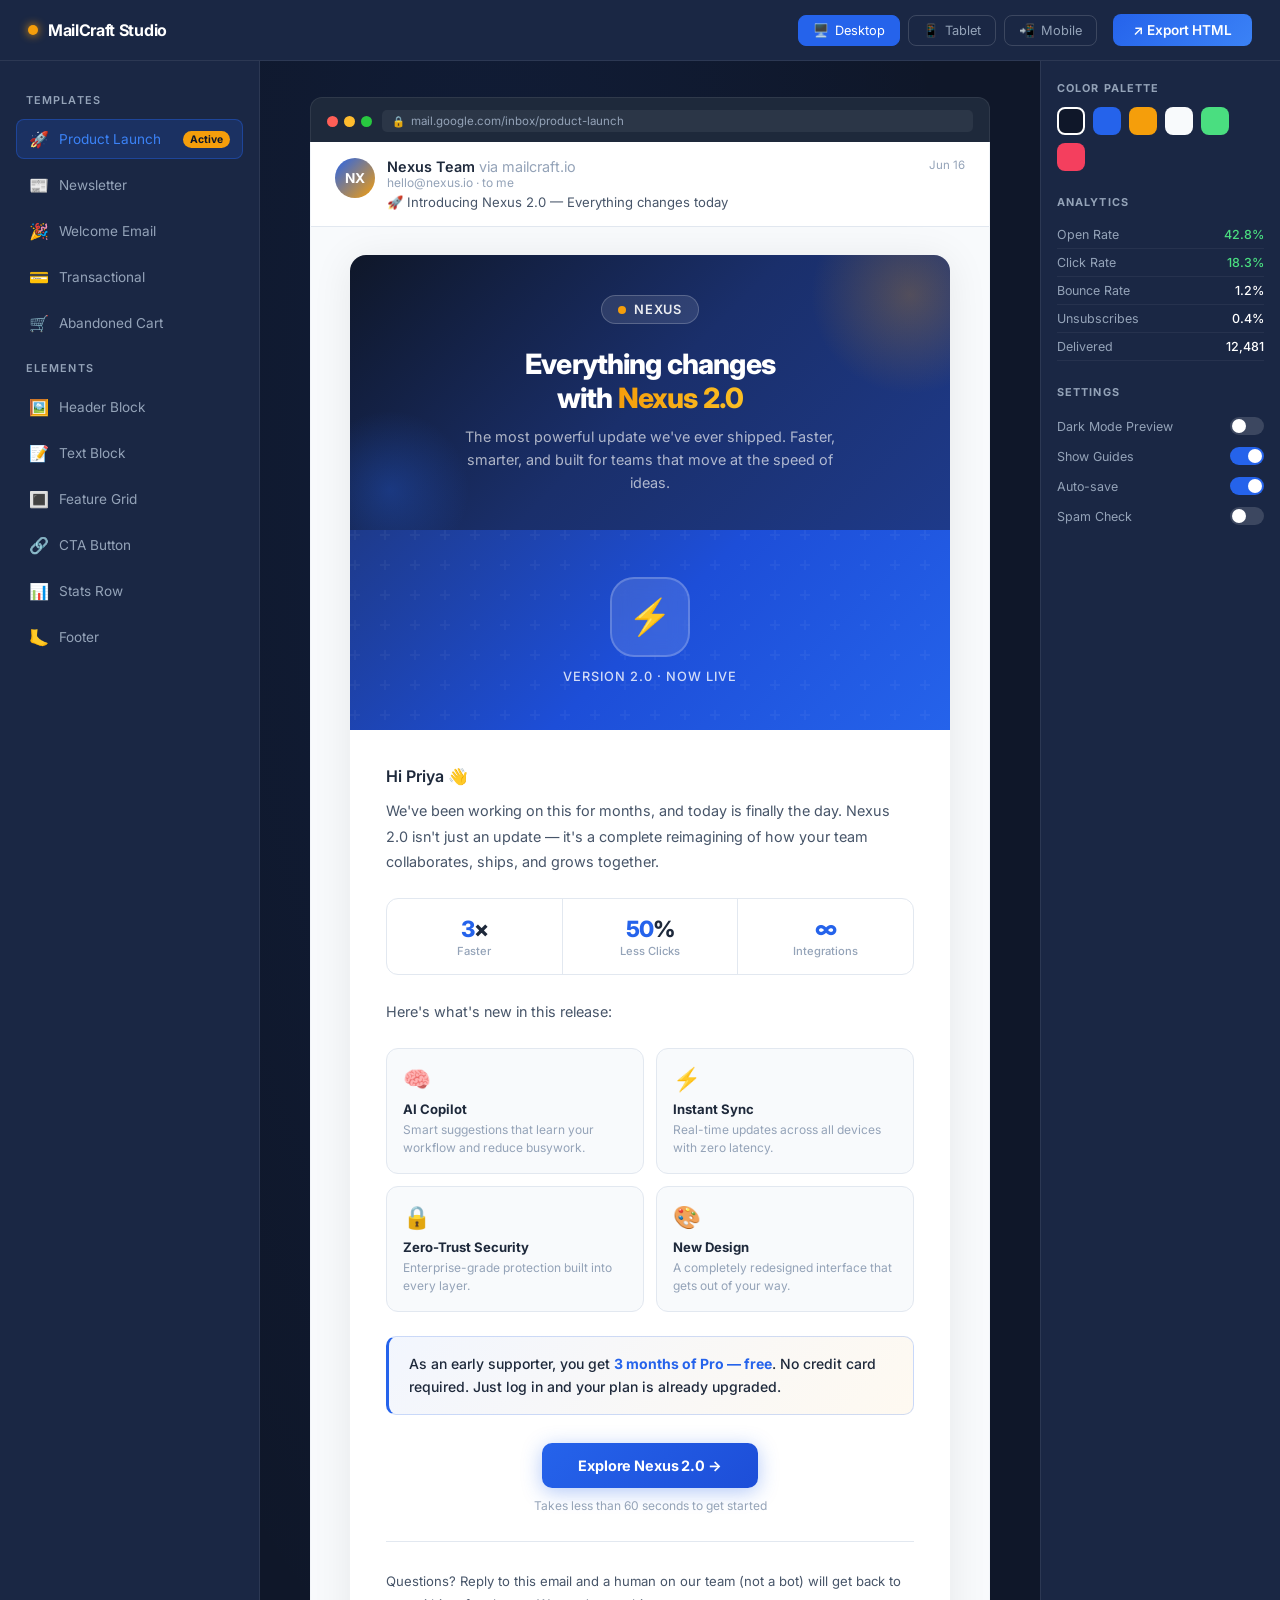
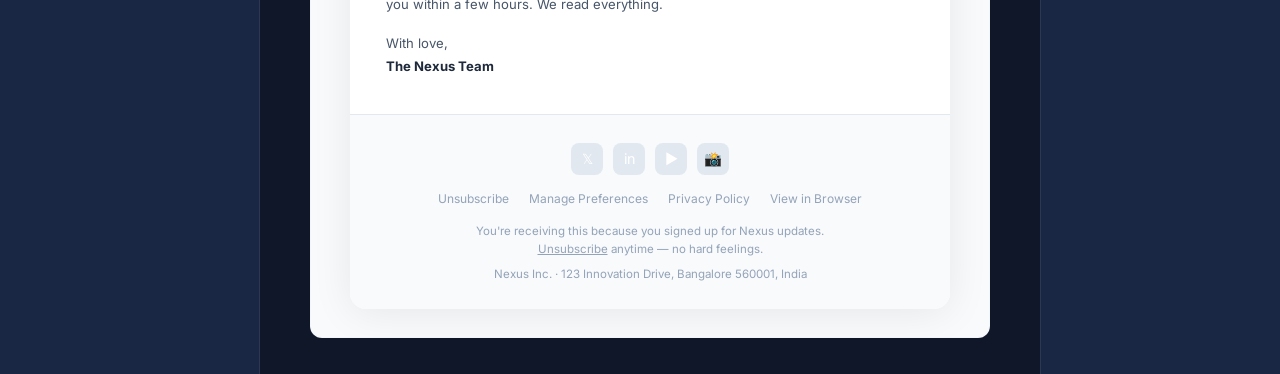
<file: Task2-EmailTemplate/Index.html>
<!DOCTYPE html>
<html lang="en">
<head>
<meta charset="UTF-8">
<meta name="viewport" content="width=device-width, initial-scale=1.0">
<title>Email Template Designer</title>
<link href="https://fonts.googleapis.com/css2?family=Inter:wght@300;400;500;600;700;800&display=swap" rel="stylesheet">
<style>
  *, *::before, *::after { box-sizing: border-box; margin: 0; padding: 0; }

  :root {
    --navy: #0F1729;
    --navy-mid: #1A2744;
    --blue: #2563EB;
    --blue-light: #3B82F6;
    --gold: #F59E0B;
    --white: #FFFFFF;
    --gray-50: #F8FAFC;
    --gray-100: #F1F5F9;
    --gray-200: #E2E8F0;
    --gray-400: #94A3B8;
    --gray-600: #475569;
    --gray-800: #1E293B;
  }

  body {
    font-family: 'Inter', sans-serif;
    background: var(--navy);
    color: var(--white);
    min-height: 100vh;
  }

  /* ── APP SHELL ── */
  .app {
    display: flex;
    flex-direction: column;
    min-height: 100vh;
  }

  /* ── TOP BAR ── */
  .topbar {
    background: var(--navy-mid);
    border-bottom: 1px solid rgba(255,255,255,0.08);
    padding: 14px 28px;
    display: flex;
    align-items: center;
    justify-content: space-between;
    position: sticky;
    top: 0;
    z-index: 100;
  }
  .topbar-brand {
    display: flex;
    align-items: center;
    gap: 10px;
    font-weight: 700;
    font-size: 1rem;
    letter-spacing: -0.02em;
  }
  .topbar-brand .dot {
    width: 10px; height: 10px;
    background: var(--gold);
    border-radius: 50%;
    box-shadow: 0 0 10px var(--gold);
  }
  .topbar-controls {
    display: flex;
    align-items: center;
    gap: 8px;
  }
  .device-btn {
    background: transparent;
    border: 1px solid rgba(255,255,255,0.15);
    color: var(--gray-400);
    padding: 7px 14px;
    border-radius: 8px;
    font-size: 0.8rem;
    font-family: 'Inter', sans-serif;
    cursor: pointer;
    transition: all 0.2s;
    display: flex;
    align-items: center;
    gap: 6px;
  }
  .device-btn:hover { border-color: var(--blue-light); color: var(--white); }
  .device-btn.active {
    background: var(--blue);
    border-color: var(--blue);
    color: var(--white);
  }
  .btn-send {
    background: linear-gradient(135deg, var(--blue), var(--blue-light));
    border: none;
    color: var(--white);
    padding: 8px 20px;
    border-radius: 8px;
    font-size: 0.85rem;
    font-weight: 600;
    font-family: 'Inter', sans-serif;
    cursor: pointer;
    margin-left: 8px;
    transition: opacity 0.2s;
  }
  .btn-send:hover { opacity: 0.9; }

  /* ── MAIN LAYOUT ── */
  .main {
    display: flex;
    flex: 1;
    gap: 0;
  }

  /* ── SIDEBAR ── */
  .sidebar {
    width: 260px;
    min-width: 260px;
    background: var(--navy-mid);
    border-right: 1px solid rgba(255,255,255,0.08);
    padding: 20px 16px;
    display: flex;
    flex-direction: column;
    gap: 6px;
  }
  .sidebar-label {
    font-size: 0.68rem;
    font-weight: 600;
    text-transform: uppercase;
    letter-spacing: 0.1em;
    color: var(--gray-400);
    padding: 12px 10px 6px;
  }
  .sidebar-item {
    display: flex;
    align-items: center;
    gap: 10px;
    padding: 9px 12px;
    border-radius: 8px;
    cursor: pointer;
    font-size: 0.85rem;
    color: var(--gray-400);
    transition: all 0.15s;
    border: 1px solid transparent;
  }
  .sidebar-item:hover { background: rgba(255,255,255,0.05); color: var(--white); }
  .sidebar-item.active {
    background: rgba(37,99,235,0.18);
    border-color: rgba(37,99,235,0.4);
    color: var(--blue-light);
  }
  .sidebar-icon { font-size: 1rem; width: 20px; text-align: center; }
  .sidebar-badge {
    margin-left: auto;
    background: var(--gold);
    color: var(--navy);
    font-size: 0.65rem;
    font-weight: 700;
    padding: 2px 7px;
    border-radius: 20px;
  }

  /* ── CANVAS ── */
  .canvas {
    flex: 1;
    display: flex;
    align-items: flex-start;
    justify-content: center;
    padding: 36px 24px;
    overflow-y: auto;
    background: radial-gradient(ellipse at 30% 20%, rgba(37,99,235,0.08) 0%, transparent 60%),
                var(--navy);
  }

  .preview-wrapper {
    transition: width 0.4s cubic-bezier(0.4,0,0.2,1);
    width: 680px;
    max-width: 100%;
  }
  .preview-wrapper.tablet { width: 480px; }
  .preview-wrapper.mobile { width: 375px; }

  /* Browser chrome */
  .browser-chrome {
    background: #1E293B;
    border-radius: 12px 12px 0 0;
    padding: 12px 16px 10px;
    display: flex;
    align-items: center;
    gap: 10px;
    border: 1px solid rgba(255,255,255,0.08);
    border-bottom: none;
  }
  .chrome-dots { display: flex; gap: 6px; }
  .chrome-dot {
    width: 11px; height: 11px; border-radius: 50%;
  }
  .chrome-dot.red { background: #FF5F57; }
  .chrome-dot.yellow { background: #FEBC2E; }
  .chrome-dot.green { background: #28C840; }
  .chrome-bar {
    flex: 1;
    background: rgba(255,255,255,0.06);
    border-radius: 5px;
    height: 22px;
    display: flex;
    align-items: center;
    padding: 0 10px;
    font-size: 0.72rem;
    color: var(--gray-400);
    gap: 6px;
  }
  .chrome-bar .lock { font-size: 0.65rem; color: #4ade80; }

  /* ── EMAIL BODY ── */
  .email-outer {
    border: 1px solid rgba(255,255,255,0.08);
    border-top: none;
    border-radius: 0 0 12px 12px;
    background: var(--gray-100);
    overflow: hidden;
  }

  /* Email Client Header */
  .email-client-header {
    background: var(--white);
    padding: 16px 24px;
    border-bottom: 1px solid var(--gray-200);
  }
  .email-meta { display: flex; align-items: flex-start; gap: 12px; }
  .avatar {
    width: 40px; height: 40px; min-width: 40px;
    background: linear-gradient(135deg, var(--blue), var(--gold));
    border-radius: 50%;
    display: flex; align-items: center; justify-content: center;
    font-weight: 700; font-size: 0.85rem; color: white;
  }
  .email-meta-info { flex: 1; }
  .from-name { font-size: 0.9rem; font-weight: 600; color: var(--gray-800); }
  .from-addr { font-size: 0.75rem; color: var(--gray-400); }
  .subject-line { font-size: 0.82rem; color: var(--gray-600); margin-top: 4px; }
  .email-date { font-size: 0.72rem; color: var(--gray-400); white-space: nowrap; }

  /* ── THE ACTUAL EMAIL TEMPLATE ── */
  .email-template {
    font-family: 'Inter', -apple-system, sans-serif;
    background: var(--gray-50);
    padding: 28px 16px;
  }

  .et-container {
    max-width: 600px;
    margin: 0 auto;
    background: var(--white);
    border-radius: 16px;
    overflow: hidden;
    box-shadow: 0 4px 40px rgba(0,0,0,0.08);
  }

  /* Email Header with gradient */
  .et-header {
    background: linear-gradient(135deg, #0F1729 0%, #1A2F6B 50%, #1e3a8a 100%);
    padding: 40px 36px 36px;
    text-align: center;
    position: relative;
    overflow: hidden;
  }
  .et-header::before {
    content: '';
    position: absolute;
    top: -60px; right: -60px;
    width: 200px; height: 200px;
    background: radial-gradient(circle, rgba(245,158,11,0.25) 0%, transparent 70%);
    border-radius: 50%;
  }
  .et-header::after {
    content: '';
    position: absolute;
    bottom: -40px; left: -40px;
    width: 160px; height: 160px;
    background: radial-gradient(circle, rgba(37,99,235,0.3) 0%, transparent 70%);
    border-radius: 50%;
  }
  .et-logo {
    display: inline-flex;
    align-items: center;
    gap: 8px;
    background: rgba(255,255,255,0.1);
    border: 1px solid rgba(255,255,255,0.2);
    border-radius: 30px;
    padding: 6px 16px;
    margin-bottom: 24px;
    position: relative;
    z-index: 1;
  }
  .et-logo-dot { width: 8px; height: 8px; background: var(--gold); border-radius: 50%; }
  .et-logo-text { font-size: 0.8rem; font-weight: 600; color: rgba(255,255,255,0.9); letter-spacing: 0.05em; }
  .et-header h1 {
    font-size: 1.75rem;
    font-weight: 800;
    color: var(--white);
    letter-spacing: -0.03em;
    line-height: 1.2;
    margin-bottom: 10px;
    position: relative;
    z-index: 1;
  }
  .et-header h1 span {
    background: linear-gradient(90deg, #F59E0B, #FBBF24);
    -webkit-background-clip: text;
    -webkit-text-fill-color: transparent;
    background-clip: text;
  }
  .et-header p {
    font-size: 0.9rem;
    color: rgba(255,255,255,0.65);
    line-height: 1.6;
    max-width: 380px;
    margin: 0 auto;
    position: relative;
    z-index: 1;
  }

  /* Hero image block */
  .et-hero-img {
    width: 100%;
    height: 200px;
    background: linear-gradient(135deg, #1E3A8A, #1D4ED8, #2563EB);
    display: flex;
    align-items: center;
    justify-content: center;
    position: relative;
    overflow: hidden;
  }
  .et-hero-img::before {
    content: '';
    position: absolute;
    inset: 0;
    background: url("data:image/svg+xml,%3Csvg width='60' height='60' viewBox='0 0 60 60' xmlns='http://www.w3.org/2000/svg'%3E%3Cg fill='none' fill-rule='evenodd'%3E%3Cg fill='%23ffffff' fill-opacity='0.04'%3E%3Cpath d='M36 34v-4h-2v4h-4v2h4v4h2v-4h4v-2h-4zm0-30V0h-2v4h-4v2h4v4h2V6h4V4h-4zM6 34v-4H4v4H0v2h4v4h2v-4h4v-2H6zM6 4V0H4v4H0v2h4v4h2V6h4V4H6z'/%3E%3C/g%3E%3C/g%3E%3C/svg%3E");
  }
  .hero-icon-wrap {
    position: relative;
    z-index: 1;
    text-align: center;
  }
  .hero-icon {
    width: 80px; height: 80px;
    background: rgba(255,255,255,0.12);
    border: 2px solid rgba(255,255,255,0.2);
    border-radius: 24px;
    display: flex; align-items: center; justify-content: center;
    font-size: 2.2rem;
    margin: 0 auto 12px;
    backdrop-filter: blur(10px);
  }
  .hero-caption {
    color: rgba(255,255,255,0.8);
    font-size: 0.8rem;
    font-weight: 500;
    letter-spacing: 0.08em;
    text-transform: uppercase;
  }

  /* Body */
  .et-body { padding: 36px; }
  .et-greeting {
    font-size: 1rem;
    font-weight: 600;
    color: var(--gray-800);
    margin-bottom: 12px;
  }
  .et-text {
    font-size: 0.9rem;
    color: var(--gray-600);
    line-height: 1.75;
    margin-bottom: 16px;
  }

  /* Feature cards */
  .et-features {
    display: grid;
    grid-template-columns: 1fr 1fr;
    gap: 12px;
    margin: 24px 0;
  }
  .et-feature-card {
    background: var(--gray-50);
    border: 1px solid var(--gray-200);
    border-radius: 12px;
    padding: 16px;
  }
  .et-feature-icon {
    font-size: 1.4rem;
    margin-bottom: 8px;
    display: block;
  }
  .et-feature-title {
    font-size: 0.82rem;
    font-weight: 700;
    color: var(--gray-800);
    margin-bottom: 4px;
  }
  .et-feature-desc {
    font-size: 0.75rem;
    color: var(--gray-400);
    line-height: 1.5;
  }

  /* Highlight box */
  .et-highlight {
    background: linear-gradient(135deg, rgba(37,99,235,0.06), rgba(245,158,11,0.06));
    border: 1px solid rgba(37,99,235,0.2);
    border-left: 3px solid var(--blue);
    border-radius: 10px;
    padding: 16px 20px;
    margin: 24px 0;
  }
  .et-highlight p {
    font-size: 0.875rem;
    color: var(--gray-800);
    font-weight: 500;
    line-height: 1.6;
  }
  .et-highlight strong { color: var(--blue); }

  /* CTA Button */
  .et-cta-wrap {
    text-align: center;
    margin: 28px 0;
  }
  .et-cta {
    display: inline-block;
    background: linear-gradient(135deg, #2563EB, #1D4ED8);
    color: white;
    text-decoration: none;
    padding: 14px 36px;
    border-radius: 10px;
    font-size: 0.9rem;
    font-weight: 700;
    letter-spacing: -0.01em;
    box-shadow: 0 4px 20px rgba(37,99,235,0.35);
    transition: transform 0.2s, box-shadow 0.2s;
    cursor: pointer;
    border: none;
  }
  .et-cta:hover {
    transform: translateY(-1px);
    box-shadow: 0 6px 28px rgba(37,99,235,0.45);
  }
  .et-cta-sub {
    margin-top: 10px;
    font-size: 0.75rem;
    color: var(--gray-400);
  }

  /* Stats row */
  .et-stats {
    display: flex;
    gap: 0;
    border: 1px solid var(--gray-200);
    border-radius: 12px;
    overflow: hidden;
    margin: 24px 0;
  }
  .et-stat {
    flex: 1;
    text-align: center;
    padding: 16px 12px;
    border-right: 1px solid var(--gray-200);
  }
  .et-stat:last-child { border-right: none; }
  .et-stat-num {
    font-size: 1.4rem;
    font-weight: 800;
    color: var(--gray-800);
    letter-spacing: -0.04em;
  }
  .et-stat-num span { color: var(--blue); }
  .et-stat-label {
    font-size: 0.7rem;
    color: var(--gray-400);
    margin-top: 2px;
    font-weight: 500;
  }

  /* Divider */
  .et-divider {
    height: 1px;
    background: var(--gray-200);
    margin: 28px 0;
  }

  /* Footer */
  .et-footer {
    background: var(--gray-50);
    border-top: 1px solid var(--gray-200);
    padding: 28px 36px;
    text-align: center;
  }
  .et-footer-links {
    display: flex;
    justify-content: center;
    gap: 20px;
    margin-bottom: 16px;
    flex-wrap: wrap;
  }
  .et-footer-links a {
    font-size: 0.75rem;
    color: var(--gray-400);
    text-decoration: none;
    cursor: pointer;
    transition: color 0.15s;
  }
  .et-footer-links a:hover { color: var(--blue); }
  .et-footer-social {
    display: flex;
    justify-content: center;
    gap: 10px;
    margin-bottom: 16px;
  }
  .social-btn {
    width: 32px; height: 32px;
    background: var(--gray-200);
    border-radius: 8px;
    display: flex; align-items: center; justify-content: center;
    font-size: 0.9rem;
    cursor: pointer;
    transition: background 0.15s;
  }
  .social-btn:hover { background: var(--blue); }
  .et-footer-copy {
    font-size: 0.72rem;
    color: var(--gray-400);
    line-height: 1.6;
  }
  .et-footer-copy a { color: var(--gray-400); text-decoration: underline; cursor: pointer; }
  .et-footer-addr {
    font-size: 0.72rem;
    color: var(--gray-400);
    margin-top: 8px;
  }

  /* ── RIGHT PANEL ── */
  .right-panel {
    width: 240px;
    min-width: 240px;
    background: var(--navy-mid);
    border-left: 1px solid rgba(255,255,255,0.08);
    padding: 20px 16px;
    overflow-y: auto;
  }
  .panel-section { margin-bottom: 24px; }
  .panel-title {
    font-size: 0.68rem;
    font-weight: 700;
    text-transform: uppercase;
    letter-spacing: 0.1em;
    color: var(--gray-400);
    margin-bottom: 12px;
  }
  .color-row { display: flex; gap: 8px; flex-wrap: wrap; }
  .color-swatch {
    width: 28px; height: 28px;
    border-radius: 8px;
    cursor: pointer;
    border: 2px solid transparent;
    transition: border-color 0.15s;
  }
  .color-swatch:hover, .color-swatch.active { border-color: white; }
  .stat-mini {
    display: flex; justify-content: space-between;
    font-size: 0.78rem;
    color: var(--gray-400);
    padding: 6px 0;
    border-bottom: 1px solid rgba(255,255,255,0.05);
  }
  .stat-mini span:last-child { color: var(--white); font-weight: 500; }
  .stat-mini-green span:last-child { color: #4ade80; }
  .toggle-row {
    display: flex; justify-content: space-between; align-items: center;
    font-size: 0.78rem; color: var(--gray-400);
    padding: 6px 0;
  }
  .toggle {
    width: 34px; height: 18px;
    background: var(--blue);
    border-radius: 9px;
    position: relative;
    cursor: pointer;
  }
  .toggle::after {
    content: '';
    width: 14px; height: 14px;
    background: white;
    border-radius: 50%;
    position: absolute;
    right: 2px; top: 2px;
    transition: transform 0.2s;
  }
  .toggle.off { background: rgba(255,255,255,0.15); }
  .toggle.off::after { transform: translateX(-16px); }

  /* Responsive adjustments */
  @media (max-width: 1100px) {
    .right-panel { display: none; }
  }
  @media (max-width: 820px) {
    .sidebar { display: none; }
    .canvas { padding: 20px 12px; }
  }
  @media (max-width: 600px) {
    .topbar { padding: 12px 16px; }
    .topbar-brand span { display: none; }
    .device-btn span { display: none; }
    .preview-wrapper { width: 100% !important; }
  }

  /* Mobile email adjustments */
  .preview-wrapper.mobile .et-body { padding: 24px 20px; }
  .preview-wrapper.mobile .et-features { grid-template-columns: 1fr; }
  .preview-wrapper.mobile .et-header { padding: 28px 20px; }
  .preview-wrapper.mobile .et-header h1 { font-size: 1.35rem; }
  .preview-wrapper.mobile .et-stats { flex-direction: column; }
  .preview-wrapper.mobile .et-stat { border-right: none; border-bottom: 1px solid var(--gray-200); }
  .preview-wrapper.mobile .et-stat:last-child { border-bottom: none; }
  .preview-wrapper.mobile .et-footer { padding: 20px; }

  /* Tablet adjustments */
  .preview-wrapper.tablet .et-header h1 { font-size: 1.5rem; }
</style>
</head>
<body>
<div class="app">

  <!-- TOP BAR -->
  <div class="topbar">
    <div class="topbar-brand">
      <div class="dot"></div>
      <span>MailCraft Studio</span>
    </div>
    <div class="topbar-controls">
      <button class="device-btn active" onclick="setDevice('desktop', this)">
        🖥️ <span>Desktop</span>
      </button>
      <button class="device-btn" onclick="setDevice('tablet', this)">
        📱 <span>Tablet</span>
      </button>
      <button class="device-btn" onclick="setDevice('mobile', this)">
        📲 <span>Mobile</span>
      </button>
      <button class="btn-send">↗ Export HTML</button>
    </div>
  </div>

  <div class="main">

    <!-- SIDEBAR -->
    <div class="sidebar">
      <div class="sidebar-label">Templates</div>
      <div class="sidebar-item active">
        <span class="sidebar-icon">🚀</span> Product Launch
        <span class="sidebar-badge">Active</span>
      </div>
      <div class="sidebar-item">
        <span class="sidebar-icon">📰</span> Newsletter
      </div>
      <div class="sidebar-item">
        <span class="sidebar-icon">🎉</span> Welcome Email
      </div>
      <div class="sidebar-item">
        <span class="sidebar-icon">💳</span> Transactional
      </div>
      <div class="sidebar-item">
        <span class="sidebar-icon">🛒</span> Abandoned Cart
      </div>

      <div class="sidebar-label">Elements</div>
      <div class="sidebar-item">
        <span class="sidebar-icon">🖼️</span> Header Block
      </div>
      <div class="sidebar-item">
        <span class="sidebar-icon">📝</span> Text Block
      </div>
      <div class="sidebar-item">
        <span class="sidebar-icon">🔳</span> Feature Grid
      </div>
      <div class="sidebar-item">
        <span class="sidebar-icon">🔗</span> CTA Button
      </div>
      <div class="sidebar-item">
        <span class="sidebar-icon">📊</span> Stats Row
      </div>
      <div class="sidebar-item">
        <span class="sidebar-icon">🦶</span> Footer
      </div>
    </div>

    <!-- CANVAS -->
    <div class="canvas">
      <div class="preview-wrapper" id="previewWrapper">

        <!-- Browser Chrome -->
        <div class="browser-chrome">
          <div class="chrome-dots">
            <div class="chrome-dot red"></div>
            <div class="chrome-dot yellow"></div>
            <div class="chrome-dot green"></div>
          </div>
          <div class="chrome-bar">
            <span class="lock">🔒</span>
            mail.google.com/inbox/product-launch
          </div>
        </div>

        <!-- Email Outer -->
        <div class="email-outer">

          <!-- Email Client Header -->
          <div class="email-client-header">
            <div class="email-meta">
              <div class="avatar">NX</div>
              <div class="email-meta-info">
                <div class="from-name">Nexus Team <span style="font-weight:400;color:#94A3B8;">via mailcraft.io</span></div>
                <div class="from-addr">hello@nexus.io · to me</div>
                <div class="subject-line">🚀 Introducing Nexus 2.0 — Everything changes today</div>
              </div>
              <div class="email-date">Jun 16</div>
            </div>
          </div>

          <!-- THE EMAIL TEMPLATE -->
          <div class="email-template">
            <div class="et-container">

              <!-- Header -->
              <div class="et-header">
                <div class="et-logo">
                  <div class="et-logo-dot"></div>
                  <span class="et-logo-text">NEXUS</span>
                </div>
                <h1>Everything changes<br>with <span>Nexus 2.0</span></h1>
                <p>The most powerful update we've ever shipped. Faster, smarter, and built for teams that move at the speed of ideas.</p>
              </div>

              <!-- Hero visual -->
              <div class="et-hero-img">
                <div class="hero-icon-wrap">
                  <div class="hero-icon">⚡</div>
                  <div class="hero-caption">Version 2.0 · Now Live</div>
                </div>
              </div>

              <!-- Body -->
              <div class="et-body">
                <div class="et-greeting">Hi Priya 👋</div>
                <p class="et-text">
                  We've been working on this for months, and today is finally the day. Nexus 2.0 isn't just an update — it's a complete reimagining of how your team collaborates, ships, and grows together.
                </p>

                <!-- Stats -->
                <div class="et-stats">
                  <div class="et-stat">
                    <div class="et-stat-num"><span>3</span>×</div>
                    <div class="et-stat-label">Faster</div>
                  </div>
                  <div class="et-stat">
                    <div class="et-stat-num"><span>50</span>%</div>
                    <div class="et-stat-label">Less Clicks</div>
                  </div>
                  <div class="et-stat">
                    <div class="et-stat-num"><span>∞</span></div>
                    <div class="et-stat-label">Integrations</div>
                  </div>
                </div>

                <p class="et-text">Here's what's new in this release:</p>

                <!-- Features -->
                <div class="et-features">
                  <div class="et-feature-card">
                    <span class="et-feature-icon">🧠</span>
                    <div class="et-feature-title">AI Copilot</div>
                    <div class="et-feature-desc">Smart suggestions that learn your workflow and reduce busywork.</div>
                  </div>
                  <div class="et-feature-card">
                    <span class="et-feature-icon">⚡</span>
                    <div class="et-feature-title">Instant Sync</div>
                    <div class="et-feature-desc">Real-time updates across all devices with zero latency.</div>
                  </div>
                  <div class="et-feature-card">
                    <span class="et-feature-icon">🔒</span>
                    <div class="et-feature-title">Zero-Trust Security</div>
                    <div class="et-feature-desc">Enterprise-grade protection built into every layer.</div>
                  </div>
                  <div class="et-feature-card">
                    <span class="et-feature-icon">🎨</span>
                    <div class="et-feature-title">New Design</div>
                    <div class="et-feature-desc">A completely redesigned interface that gets out of your way.</div>
                  </div>
                </div>

                <!-- Highlight -->
                <div class="et-highlight">
                  <p>As an early supporter, you get <strong>3 months of Pro — free</strong>. No credit card required. Just log in and your plan is already upgraded.</p>
                </div>

                <!-- CTA -->
                <div class="et-cta-wrap">
                  <a class="et-cta">Explore Nexus 2.0 →</a>
                  <div class="et-cta-sub">Takes less than 60 seconds to get started</div>
                </div>

                <div class="et-divider"></div>

                <p class="et-text" style="font-size:0.82rem;">
                  Questions? Reply to this email and a human on our team (not a bot) will get back to you within a few hours. We read everything.
                </p>
                <p class="et-text" style="font-size:0.82rem;margin-bottom:0;">
                  With love,<br>
                  <strong style="color:#1E293B;">The Nexus Team</strong>
                </p>
              </div>

              <!-- Footer -->
              <div class="et-footer">
                <div class="et-footer-social">
                  <div class="social-btn">𝕏</div>
                  <div class="social-btn">in</div>
                  <div class="social-btn">▶</div>
                  <div class="social-btn">📸</div>
                </div>
                <div class="et-footer-links">
                  <a>Unsubscribe</a>
                  <a>Manage Preferences</a>
                  <a>Privacy Policy</a>
                  <a>View in Browser</a>
                </div>
                <div class="et-footer-copy">
                  You're receiving this because you signed up for Nexus updates.<br>
                  <a>Unsubscribe</a> anytime — no hard feelings.
                </div>
                <div class="et-footer-addr">
                  Nexus Inc. · 123 Innovation Drive, Bangalore 560001, India
                </div>
              </div>

            </div>
          </div><!-- /email-template -->

        </div><!-- /email-outer -->
      </div><!-- /preview-wrapper -->
    </div><!-- /canvas -->

    <!-- RIGHT PANEL -->
    <div class="right-panel">
      <div class="panel-section">
        <div class="panel-title">Color Palette</div>
        <div class="color-row">
          <div class="color-swatch active" style="background:#0F1729;" title="Navy"></div>
          <div class="color-swatch" style="background:#2563EB;" title="Blue"></div>
          <div class="color-swatch" style="background:#F59E0B;" title="Gold"></div>
          <div class="color-swatch" style="background:#F8FAFC;" title="Light"></div>
          <div class="color-swatch" style="background:#4ade80;" title="Green"></div>
          <div class="color-swatch" style="background:#F43F5E;" title="Red"></div>
        </div>
      </div>
      <div class="panel-section">
        <div class="panel-title">Analytics</div>
        <div class="stat-mini stat-mini-green">
          <span>Open Rate</span><span>42.8%</span>
        </div>
        <div class="stat-mini stat-mini-green">
          <span>Click Rate</span><span>18.3%</span>
        </div>
        <div class="stat-mini">
          <span>Bounce Rate</span><span>1.2%</span>
        </div>
        <div class="stat-mini">
          <span>Unsubscribes</span><span>0.4%</span>
        </div>
        <div class="stat-mini">
          <span>Delivered</span><span>12,481</span>
        </div>
      </div>
      <div class="panel-section">
        <div class="panel-title">Settings</div>
        <div class="toggle-row">
          Dark Mode Preview <div class="toggle off"></div>
        </div>
        <div class="toggle-row">
          Show Guides <div class="toggle"></div>
        </div>
        <div class="toggle-row">
          Auto-save <div class="toggle"></div>
        </div>
        <div class="toggle-row">
          Spam Check <div class="toggle off"></div>
        </div>
      </div>
    </div>

  </div>
</div>

<script>
  function setDevice(device, btn) {
    const wrapper = document.getElementById('previewWrapper');
    wrapper.className = 'preview-wrapper ' + (device === 'desktop' ? '' : device);
    document.querySelectorAll('.device-btn').forEach(b => b.classList.remove('active'));
    btn.classList.add('active');
  }
</script>
</body>
</html>
</file>
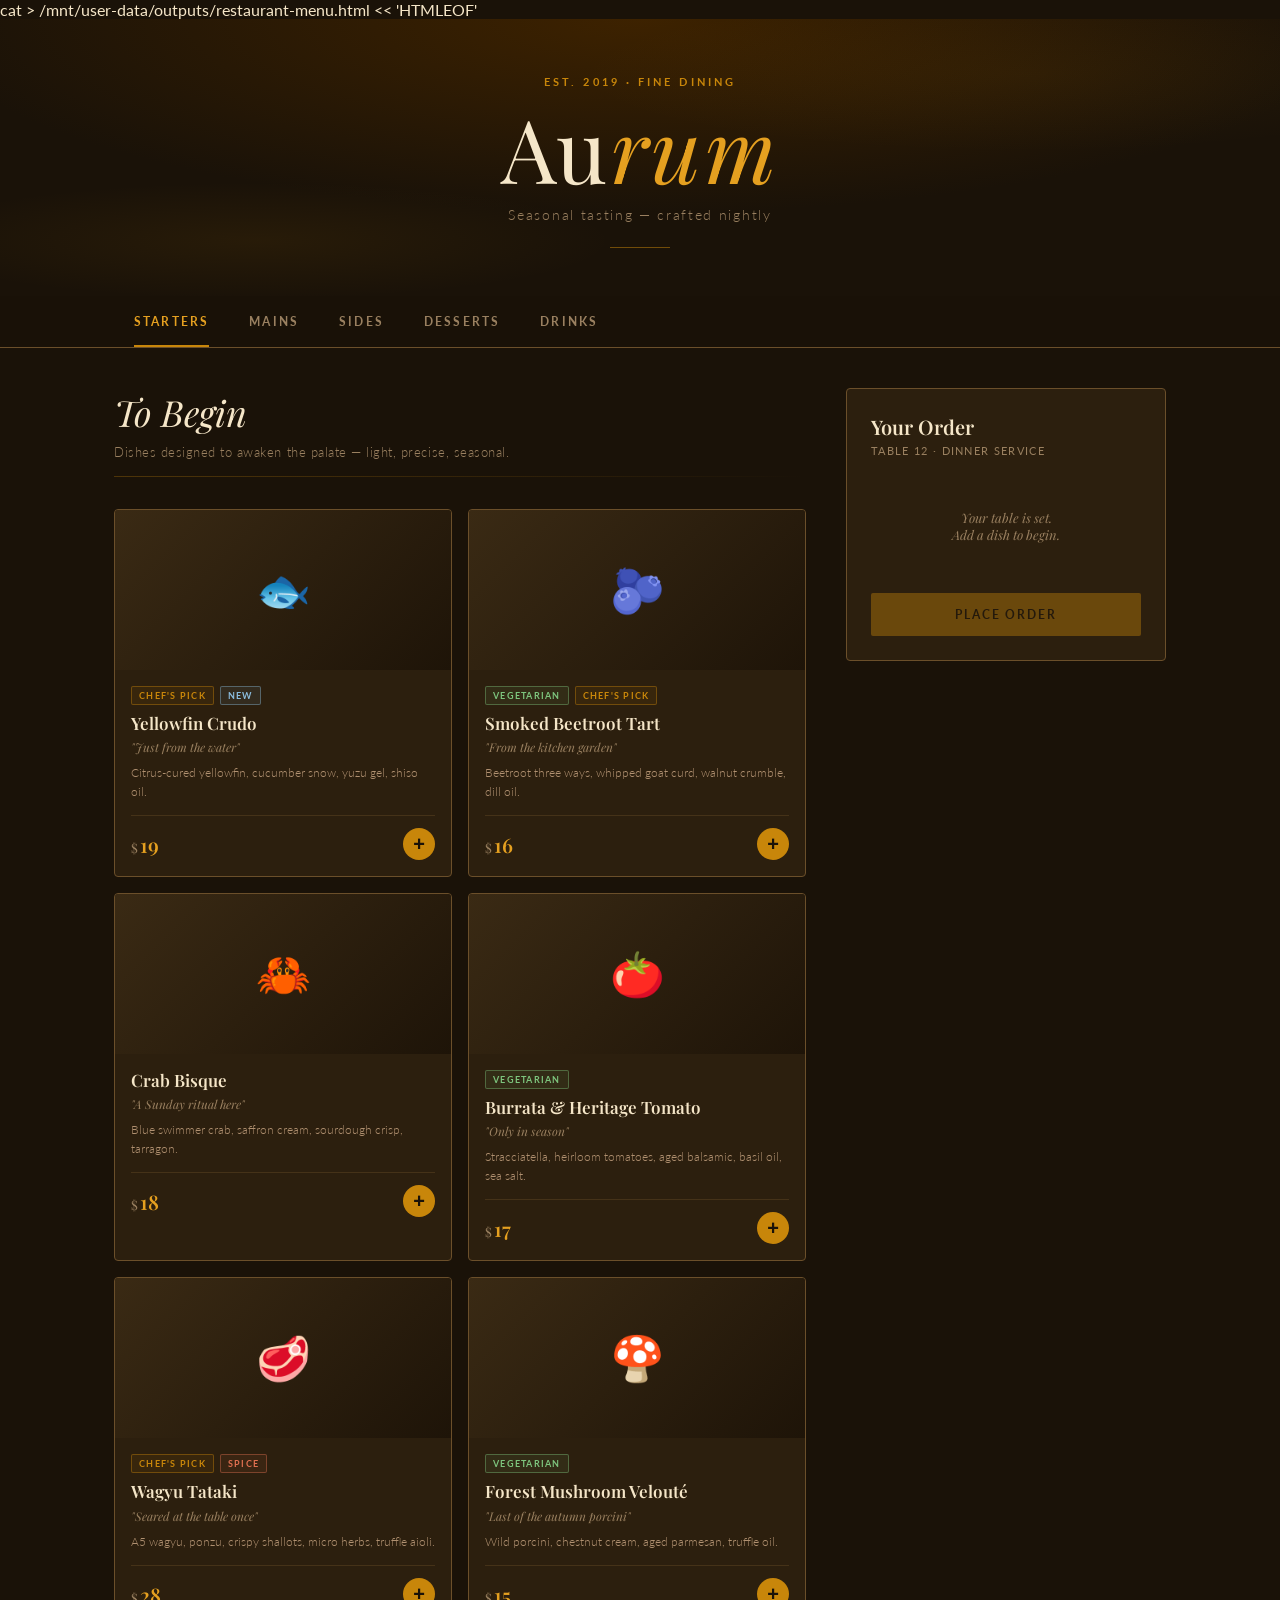
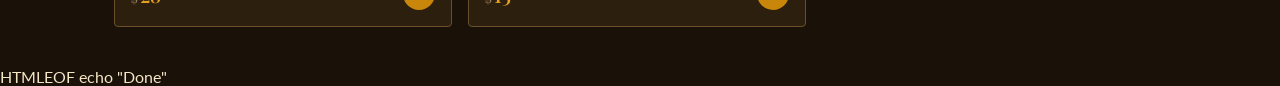
<file: Task2-EmailTemplate/Task-3/restaurant-menu.html>
cat > /mnt/user-data/outputs/restaurant-menu.html << 'HTMLEOF'
<!DOCTYPE html>
<html lang="en">
<head>
<meta charset="UTF-8">
<meta name="viewport" content="width=device-width, initial-scale=1.0">
<title>Aurum — Menu</title>
<link href="https://fonts.googleapis.com/css2?family=Playfair+Display:ital,wght@0,400;0,600;0,700;1,400;1,600&family=Lato:wght@300;400;700&display=swap" rel="stylesheet">
<style>
  *, *::before, *::after { box-sizing: border-box; margin: 0; padding: 0; }
  :root {
    --espresso:#1A1208; --parchment:#F5E6C8; --gold:#C8860A; --gold-light:#E5A020;
    --walnut:#2C1F0E; --cognac:#6B4F2A; --smoke:#3A2A14; --muted:#9A8060;
  }
  html { scroll-behavior: smooth; }
  body { background:var(--espresso); color:var(--parchment); font-family:'Lato',sans-serif; min-height:100vh; }

  .hero {
    position:relative; overflow:hidden; padding:56px 40px 48px; text-align:center;
    background:radial-gradient(ellipse 80% 100% at 50% 0%,#3D2200 0%,var(--espresso) 70%);
  }
  .hero::before {
    content:''; position:absolute; inset:0;
    background:radial-gradient(ellipse 40% 30% at 20% 80%,rgba(200,134,10,.08) 0%,transparent 70%),
               radial-gradient(ellipse 50% 40% at 80% 20%,rgba(200,134,10,.06) 0%,transparent 70%);
    pointer-events:none;
  }
  .hero-eyebrow { font-size:11px; font-weight:700; letter-spacing:.28em; text-transform:uppercase; color:var(--gold); margin-bottom:16px; }
  .hero h1 { font-family:'Playfair Display',serif; font-size:clamp(48px,8vw,88px); font-weight:400; letter-spacing:.04em; line-height:1; }
  .hero h1 em { font-style:italic; color:var(--gold-light); }
  .hero-sub { margin-top:14px; font-size:14px; font-weight:300; letter-spacing:.12em; color:var(--muted); }
  .gold-rule { width:60px; height:1px; background:var(--gold); margin:24px auto 0; opacity:.5; }

  .nav-wrap { position:sticky; top:0; z-index:100; background:rgba(26,18,8,.96); backdrop-filter:blur(12px); border-bottom:1px solid var(--cognac); }
  .nav-tabs { display:flex; overflow-x:auto; max-width:1100px; margin:0 auto; padding:0 24px; scrollbar-width:none; }
  .nav-tabs::-webkit-scrollbar { display:none; }
  .tab-btn {
    flex-shrink:0; background:none; border:none; color:var(--muted); font-family:'Lato',sans-serif;
    font-size:12px; font-weight:700; letter-spacing:.18em; text-transform:uppercase;
    padding:18px 20px; cursor:pointer; position:relative; transition:color .2s;
  }
  .tab-btn::after {
    content:''; position:absolute; bottom:0; left:20px; right:20px; height:2px;
    background:var(--gold); transform:scaleX(0); transition:transform .25s ease;
  }
  .tab-btn:hover { color:var(--parchment); }
  .tab-btn.active { color:var(--gold-light); }
  .tab-btn.active::after { transform:scaleX(1); }

  .layout { display:grid; grid-template-columns:1fr 320px; max-width:1100px; margin:0 auto; padding:40px 24px; align-items:start; }
  @media(max-width:820px){ .layout{grid-template-columns:1fr;} .cart-panel{display:none;} }
  .menu-panel { padding-right:40px; }
  @media(max-width:820px){ .menu-panel{padding-right:0;} }

  .section { display:none; }
  .section.active { display:block; }
  .section-header { margin-bottom:32px; }
  .section-header h2 { font-family:'Playfair Display',serif; font-size:36px; font-weight:400; font-style:italic; }
  .section-header p { margin-top:8px; font-size:13px; font-weight:300; color:var(--muted); letter-spacing:.04em; }
  .section-rule { margin-top:16px; height:1px; background:linear-gradient(to right,var(--gold) 0%,transparent 100%); opacity:.3; }

  .dish-grid { display:grid; grid-template-columns:repeat(auto-fill,minmax(260px,1fr)); gap:16px; }

  .dish-card {
    background:var(--walnut); border:1px solid var(--cognac); border-radius:4px;
    overflow:hidden; cursor:pointer; position:relative;
    transition:transform .22s ease,border-color .22s ease,box-shadow .22s ease;
  }
  .dish-card:hover {
    transform:translateY(-3px); border-color:var(--gold);
    box-shadow:0 12px 32px rgba(0,0,0,.5),0 0 0 1px rgba(200,134,10,.2);
  }
  .dish-img-placeholder {
    width:100%; height:160px; display:flex; align-items:center; justify-content:center;
    font-size:44px; background:linear-gradient(135deg,var(--smoke) 0%,#1e1408 100%);
  }
  .dish-body { padding:16px; }
  .dish-badges { display:flex; gap:6px; margin-bottom:8px; flex-wrap:wrap; }
  .badge { font-size:9px; font-weight:700; letter-spacing:.14em; text-transform:uppercase; padding:3px 7px; border-radius:2px; border:1px solid; }
  .badge-chef  { color:var(--gold);   border-color:rgba(200,134,10,.4);  background:rgba(200,134,10,.08); }
  .badge-veg   { color:#7DC47D;       border-color:rgba(125,196,125,.4); background:rgba(125,196,125,.08); }
  .badge-spicy { color:#E07050;       border-color:rgba(224,112,80,.4);  background:rgba(224,112,80,.08); }
  .badge-new   { color:#8BBCDD;       border-color:rgba(139,188,221,.4); background:rgba(139,188,221,.08); }
  .dish-name { font-family:'Playfair Display',serif; font-size:17px; font-weight:600; line-height:1.25; }
  .dish-whisper { margin-top:5px; font-size:12px; font-style:italic; color:var(--muted); font-family:'Playfair Display',serif; line-height:1.4; }
  .dish-desc { margin-top:8px; font-size:12px; font-weight:300; color:#B09070; line-height:1.55; }
  .dish-footer { display:flex; align-items:center; justify-content:space-between; margin-top:14px; padding-top:12px; border-top:1px solid rgba(107,79,42,.4); }
  .dish-price { font-family:'Playfair Display',serif; font-size:20px; font-weight:600; color:var(--gold-light); }
  .dish-price span { font-size:13px; font-weight:400; color:var(--muted); margin-right:2px; }
  .add-btn {
    width:32px; height:32px; border-radius:50%; background:var(--gold); border:none;
    color:var(--espresso); font-size:20px; cursor:pointer; display:flex; align-items:center;
    justify-content:center; transition:background .18s,transform .18s; font-weight:700;
  }
  .add-btn:hover { background:var(--gold-light); transform:scale(1.1); }
  .add-btn:active { transform:scale(.95); }

  .cart-panel {
    position:sticky; top:72px; background:var(--walnut); border:1px solid var(--cognac);
    border-radius:4px; padding:24px; max-height:calc(100vh - 100px); overflow-y:auto;
    scrollbar-width:thin; scrollbar-color:var(--cognac) transparent;
  }
  .cart-title { font-family:'Playfair Display',serif; font-size:20px; font-weight:600; margin-bottom:4px; }
  .cart-subtitle { font-size:11px; letter-spacing:.12em; color:var(--muted); text-transform:uppercase; margin-bottom:20px; }
  .cart-empty { text-align:center; padding:32px 0; color:var(--muted); font-size:13px; font-style:italic; font-family:'Playfair Display',serif; }
  .cart-item { display:flex; align-items:flex-start; gap:10px; padding:10px 0; border-bottom:1px solid rgba(107,79,42,.3); }
  .cart-item-info { flex:1; }
  .cart-item-name { font-size:13px; font-weight:700; }
  .cart-item-price { font-size:12px; color:var(--gold); margin-top:2px; }
  .cart-qty { display:flex; align-items:center; gap:8px; margin-top:6px; }
  .qty-btn {
    width:22px; height:22px; border-radius:50%; border:1px solid var(--cognac);
    background:transparent; color:var(--parchment); cursor:pointer; font-size:14px;
    display:flex; align-items:center; justify-content:center; transition:border-color .15s;
  }
  .qty-btn:hover { border-color:var(--gold); color:var(--gold); }
  .qty-num { font-size:13px; font-weight:700; min-width:16px; text-align:center; }
  .cart-totals { margin-top:20px; padding-top:16px; border-top:1px solid var(--cognac); }
  .cart-row { display:flex; justify-content:space-between; font-size:12px; color:var(--muted); margin-bottom:6px; }
  .cart-row.total { font-size:15px; font-weight:700; color:var(--parchment); margin-top:10px; padding-top:10px; border-top:1px solid rgba(107,79,42,.4); }
  .cart-row.total span:last-child { color:var(--gold-light); }
  .order-btn {
    display:block; width:100%; margin-top:18px; padding:14px; background:var(--gold);
    border:none; border-radius:2px; color:var(--espresso); font-family:'Lato',sans-serif;
    font-size:12px; font-weight:700; letter-spacing:.16em; text-transform:uppercase;
    cursor:pointer; transition:background .2s;
  }
  .order-btn:hover { background:var(--gold-light); }
  .order-btn:disabled { opacity:.4; cursor:not-allowed; }
  .toast {
    position:fixed; bottom:32px; left:50%; transform:translateX(-50%) translateY(20px);
    background:var(--walnut); border:1px solid var(--gold); color:var(--parchment);
    padding:12px 20px; border-radius:3px; font-size:13px; font-weight:700;
    opacity:0; pointer-events:none; transition:opacity .25s,transform .25s; z-index:9999; white-space:nowrap;
  }
  .toast.show { opacity:1; transform:translateX(-50%) translateY(0); }
  @media(prefers-reduced-motion:reduce){ .dish-card,.add-btn,.toast{transition:none;} }
</style>
</head>
<body>

<header class="hero">
  <p class="hero-eyebrow">Est. 2019 · Fine Dining</p>
  <h1>Au<em>rum</em></h1>
  <p class="hero-sub">Seasonal tasting — crafted nightly</p>
  <div class="gold-rule"></div>
</header>

<nav class="nav-wrap">
  <div class="nav-tabs" role="tablist">
    <button class="tab-btn active" data-section="starters" role="tab">Starters</button>
    <button class="tab-btn" data-section="mains" role="tab">Mains</button>
    <button class="tab-btn" data-section="sides" role="tab">Sides</button>
    <button class="tab-btn" data-section="desserts" role="tab">Desserts</button>
    <button class="tab-btn" data-section="drinks" role="tab">Drinks</button>
  </div>
</nav>

<main>
<div class="layout">
  <div class="menu-panel">
    <section class="section active" id="starters">
      <div class="section-header"><h2>To Begin</h2><p>Dishes designed to awaken the palate — light, precise, seasonal.</p><div class="section-rule"></div></div>
      <div class="dish-grid" id="grid-starters"></div>
    </section>
    <section class="section" id="mains">
      <div class="section-header"><h2>The Main Act</h2><p>Each plate tells the story of a single ingredient, coaxed to its fullest expression.</p><div class="section-rule"></div></div>
      <div class="dish-grid" id="grid-mains"></div>
    </section>
    <section class="section" id="sides">
      <div class="section-header"><h2>Alongside</h2><p>Thoughtful companions for your main — never an afterthought.</p><div class="section-rule"></div></div>
      <div class="dish-grid" id="grid-sides"></div>
    </section>
    <section class="section" id="desserts">
      <div class="section-header"><h2>Sweet Endings</h2><p>Desserts as considered as every course before them.</p><div class="section-rule"></div></div>
      <div class="dish-grid" id="grid-desserts"></div>
    </section>
    <section class="section" id="drinks">
      <div class="section-header"><h2>The Cellar</h2><p>Wines, aperitifs, and crafted non-alcoholic pairings selected by our sommelier.</p><div class="section-rule"></div></div>
      <div class="dish-grid" id="grid-drinks"></div>
    </section>
  </div>

  <aside class="cart-panel" aria-label="Your order">
    <div class="cart-title">Your Order</div>
    <div class="cart-subtitle">Table 12 · Dinner service</div>
    <div id="cart-items"><div class="cart-empty">Your table is set.<br>Add a dish to begin.</div></div>
    <div class="cart-totals" id="cart-totals" style="display:none">
      <div class="cart-row"><span>Subtotal</span><span id="subtotal">$0.00</span></div>
      <div class="cart-row"><span>Service (12%)</span><span id="service">$0.00</span></div>
      <div class="cart-row total"><span>Total</span><span id="total">$0.00</span></div>
    </div>
    <button class="order-btn" id="order-btn" disabled>Place Order</button>
  </aside>
</div>
</main>

<div class="toast" id="toast" role="status" aria-live="polite"></div>

<script>
const MENU = {
  starters:[
    {id:'s1',name:'Yellowfin Crudo',whisper:'Just from the water',desc:'Citrus-cured yellowfin, cucumber snow, yuzu gel, shiso oil.',price:19,emoji:'🐟',badges:['chef','new']},
    {id:'s2',name:'Smoked Beetroot Tart',whisper:'From the kitchen garden',desc:'Beetroot three ways, whipped goat curd, walnut crumble, dill oil.',price:16,emoji:'🫐',badges:['veg','chef']},
    {id:'s3',name:'Crab Bisque',whisper:'A Sunday ritual here',desc:'Blue swimmer crab, saffron cream, sourdough crisp, tarragon.',price:18,emoji:'🦀',badges:[]},
    {id:'s4',name:'Burrata & Heritage Tomato',whisper:'Only in season',desc:'Stracciatella, heirloom tomatoes, aged balsamic, basil oil, sea salt.',price:17,emoji:'🍅',badges:['veg']},
    {id:'s5',name:'Wagyu Tataki',whisper:'Seared at the table once',desc:'A5 wagyu, ponzu, crispy shallots, micro herbs, truffle aioli.',price:28,emoji:'🥩',badges:['chef','spicy']},
    {id:'s6',name:'Forest Mushroom Velouté',whisper:'Last of the autumn porcini',desc:'Wild porcini, chestnut cream, aged parmesan, truffle oil.',price:15,emoji:'🍄',badges:['veg']},
  ],
  mains:[
    {id:'m1',name:'Côte de Boeuf',whisper:'Hung 42 days',desc:'750g dry-aged prime rib, bone marrow butter, watercress, pommes sarladaises.',price:78,emoji:'🥩',badges:['chef']},
    {id:'m2',name:'Pan-Seared Sea Bass',whisper:'Caught this morning',desc:'Wild bass, Jerusalem artichoke purée, brown butter capers, sea vegetables.',price:46,emoji:'🐟',badges:['new']},
    {id:'m3',name:'Lamb Rack',whisper:'From Shropshire hills',desc:'Two-bone rack, herb crust, merguez jus, white bean cassoulet, gremolata.',price:54,emoji:'🍖',badges:['chef','spicy']},
    {id:'m4',name:'Wild Mushroom Risotto',whisper:'Stirred for 22 minutes',desc:'Carnaroli rice, black truffle, aged parmigiano-reggiano, chive oil.',price:34,emoji:'🍚',badges:['veg','chef']},
    {id:'m5',name:'Duck Confit',whisper:'Three days in the making',desc:'12-hour confit leg, cherry reduction, celeriac remoulade, duck fat potatoes.',price:42,emoji:'🦆',badges:[]},
    {id:'m6',name:'Lobster Thermidor',whisper:'A classic, perfected',desc:'Half native lobster, brandy cream, gruyère gratin, samphire, lemon.',price:68,emoji:'🦞',badges:['chef','new']},
  ],
  sides:[
    {id:'si1',name:'Truffle Fries',whisper:'A weakness we do not apologise for',desc:'Thin-cut, duck fat, black truffle, parmesan, rosemary salt.',price:12,emoji:'🍟',badges:['veg']},
    {id:'si2',name:'Roasted Broccolini',whisper:'Garden-fresh this week',desc:'Tenderstem, anchovy butter, chilli, toasted almonds.',price:10,emoji:'🥦',badges:['spicy']},
    {id:'si3',name:'Dauphinoise Gratin',whisper:'Cream, potato, patience',desc:'Four-layer gruyère and potato, nutmeg cream, chive.',price:11,emoji:'🥔',badges:['veg']},
    {id:'si4',name:'Heritage Leaf Salad',whisper:'Dressed at the table',desc:'Mixed heritage leaves, radish, house vinaigrette, toasted seeds.',price:9,emoji:'🥗',badges:['veg','new']},
  ],
  desserts:[
    {id:'d1',name:'Valrhona Fondant',whisper:'Two minutes — no more',desc:'70% Valrhona, salted caramel centre, Tahitian vanilla ice cream.',price:16,emoji:'🍫',badges:['chef']},
    {id:'d2',name:'Lemon Tart',whisper:'Twelve components, one idea',desc:'Pâte sucrée, curd, Italian meringue, limoncello gel, bergamot zest.',price:14,emoji:'🍋',badges:['veg']},
    {id:'d3',name:'Cheese Selection',whisper:"From Neal's Yard Dairy",desc:'Five artisan cheeses, quince paste, walnut loaf, honeycomb.',price:22,emoji:'🧀',badges:['chef']},
    {id:'d4',name:'Pavlova',whisper:'Built to order',desc:'Rose water meringue, Chantilly, seasonal fruit, passion fruit curd.',price:13,emoji:'🍰',badges:['veg','new']},
  ],
  drinks:[
    {id:'dr1',name:'Château Margaux 2018',whisper:'A singular Bordeaux',desc:'Full-bodied red, cassis, cedar, velvet tannins. Pair with lamb or beef.',price:95,emoji:'🍷',badges:['chef']},
    {id:'dr2',name:'Puligny-Montrachet 2020',whisper:'White Burgundy at its finest',desc:'Crisp chardonnay, white peach, hazelnut, mineral finish.',price:72,emoji:'🥂',badges:[]},
    {id:'dr3',name:'Negroni',whisper:'The house aperitif',desc:'Tanqueray, Campari, Martini Rosso, orange peel.',price:18,emoji:'🍊',badges:[]},
    {id:'dr4',name:'Elderflower Shrub',whisper:'Our own recipe',desc:'House elderflower cordial, yuzu, sparkling water, cucumber.',price:9,emoji:'🌿',badges:['veg','new']},
    {id:'dr5',name:'Espresso Martini',whisper:'After dinner essential',desc:'Vodka, Kahlúa, fresh Monmouth espresso, cacao bitters.',price:17,emoji:'☕',badges:['chef']},
  ],
};
const BADGE_LABELS={chef:"Chef's Pick",veg:'Vegetarian',spicy:'Spice',new:'New'};
let cart={};
function buildBadges(b){return b.map(x=>`<span class="badge badge-${x}">${BADGE_LABELS[x]}</span>`).join('');}
function buildCard(item){
  const div=document.createElement('div');
  div.className='dish-card';
  div.innerHTML=`
    <div class="dish-img-placeholder">${item.emoji}</div>
    <div class="dish-body">
      ${item.badges.length?`<div class="dish-badges">${buildBadges(item.badges)}</div>`:''}
      <div class="dish-name">${item.name}</div>
      <div class="dish-whisper">"${item.whisper}"</div>
      <div class="dish-desc">${item.desc}</div>
      <div class="dish-footer">
        <div class="dish-price"><span>$</span>${item.price}</div>
        <button class="add-btn" aria-label="Add ${item.name} to order">+</button>
      </div>
    </div>`;
  div.querySelector('.add-btn').addEventListener('click',e=>{e.stopPropagation();addToCart(item);});
  return div;
}
function addToCart(item){
  if(!cart[item.id])cart[item.id]={...item,qty:0};
  cart[item.id].qty++;
  renderCart();
  showToast(item.name+' added');
}
function renderCart(){
  const el=document.getElementById('cart-items');
  const totals=document.getElementById('cart-totals');
  const btn=document.getElementById('order-btn');
  const items=Object.values(cart).filter(i=>i.qty>0);
  if(!items.length){
    el.innerHTML='<div class="cart-empty">Your table is set.<br>Add a dish to begin.</div>';
    totals.style.display='none'; btn.disabled=true; return;
  }
  el.innerHTML=items.map(i=>`
    <div class="cart-item">
      <div class="cart-item-info">
        <div class="cart-item-name">${i.name}</div>
        <div class="cart-item-price">$${(i.price*i.qty).toFixed(2)}</div>
        <div class="cart-qty">
          <button class="qty-btn" data-id="${i.id}" data-delta="-1">−</button>
          <span class="qty-num">${i.qty}</span>
          <button class="qty-btn" data-id="${i.id}" data-delta="1">+</button>
        </div>
      </div>
    </div>`).join('');
  el.querySelectorAll('.qty-btn').forEach(b=>{
    b.addEventListener('click',()=>{
      const id=b.dataset.id,delta=parseInt(b.dataset.delta);
      cart[id].qty=Math.max(0,cart[id].qty+delta);
      if(cart[id].qty===0)delete cart[id];
      renderCart();
    });
  });
  const sub=items.reduce((s,i)=>s+i.price*i.qty,0),svc=sub*.12;
  document.getElementById('subtotal').textContent='$'+sub.toFixed(2);
  document.getElementById('service').textContent='$'+svc.toFixed(2);
  document.getElementById('total').textContent='$'+(sub+svc).toFixed(2);
  totals.style.display='block'; btn.disabled=false;
}
function showToast(msg){
  const t=document.getElementById('toast');
  t.textContent='✓  '+msg; t.classList.add('show');
  clearTimeout(t._timer); t._timer=setTimeout(()=>t.classList.remove('show'),2000);
}
Object.entries(MENU).forEach(([sec,items])=>{
  const g=document.getElementById('grid-'+sec);
  items.forEach(i=>g.appendChild(buildCard(i)));
});
document.querySelectorAll('.tab-btn').forEach(btn=>{
  btn.addEventListener('click',()=>{
    document.querySelectorAll('.tab-btn').forEach(b=>b.classList.remove('active'));
    document.querySelectorAll('.section').forEach(s=>s.classList.remove('active'));
    btn.classList.add('active');
    document.getElementById(btn.dataset.section).classList.add('active');
  });
});
document.getElementById('order-btn').addEventListener('click',()=>{
  showToast('Order sent to kitchen!'); cart={}; renderCart();
});
</script>
</body>
</html>
HTMLEOF
echo "Done"
</file>
